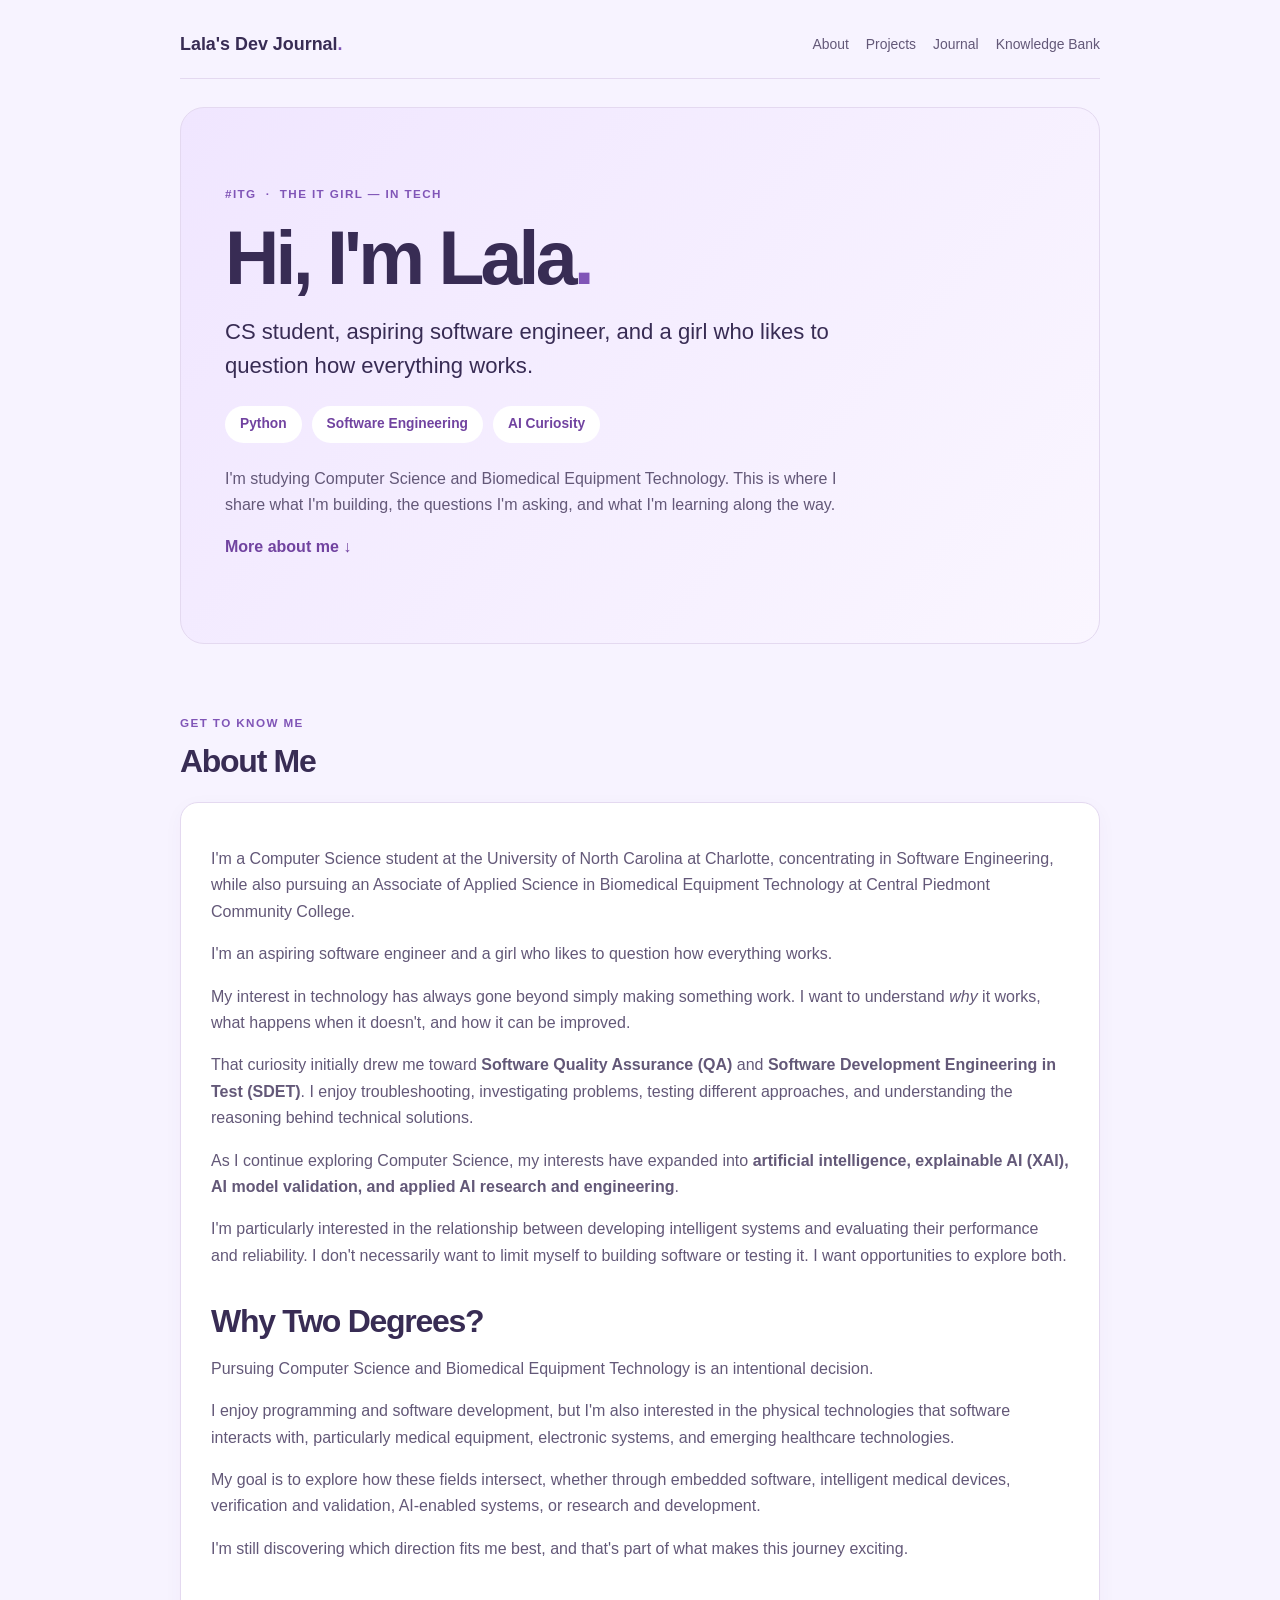
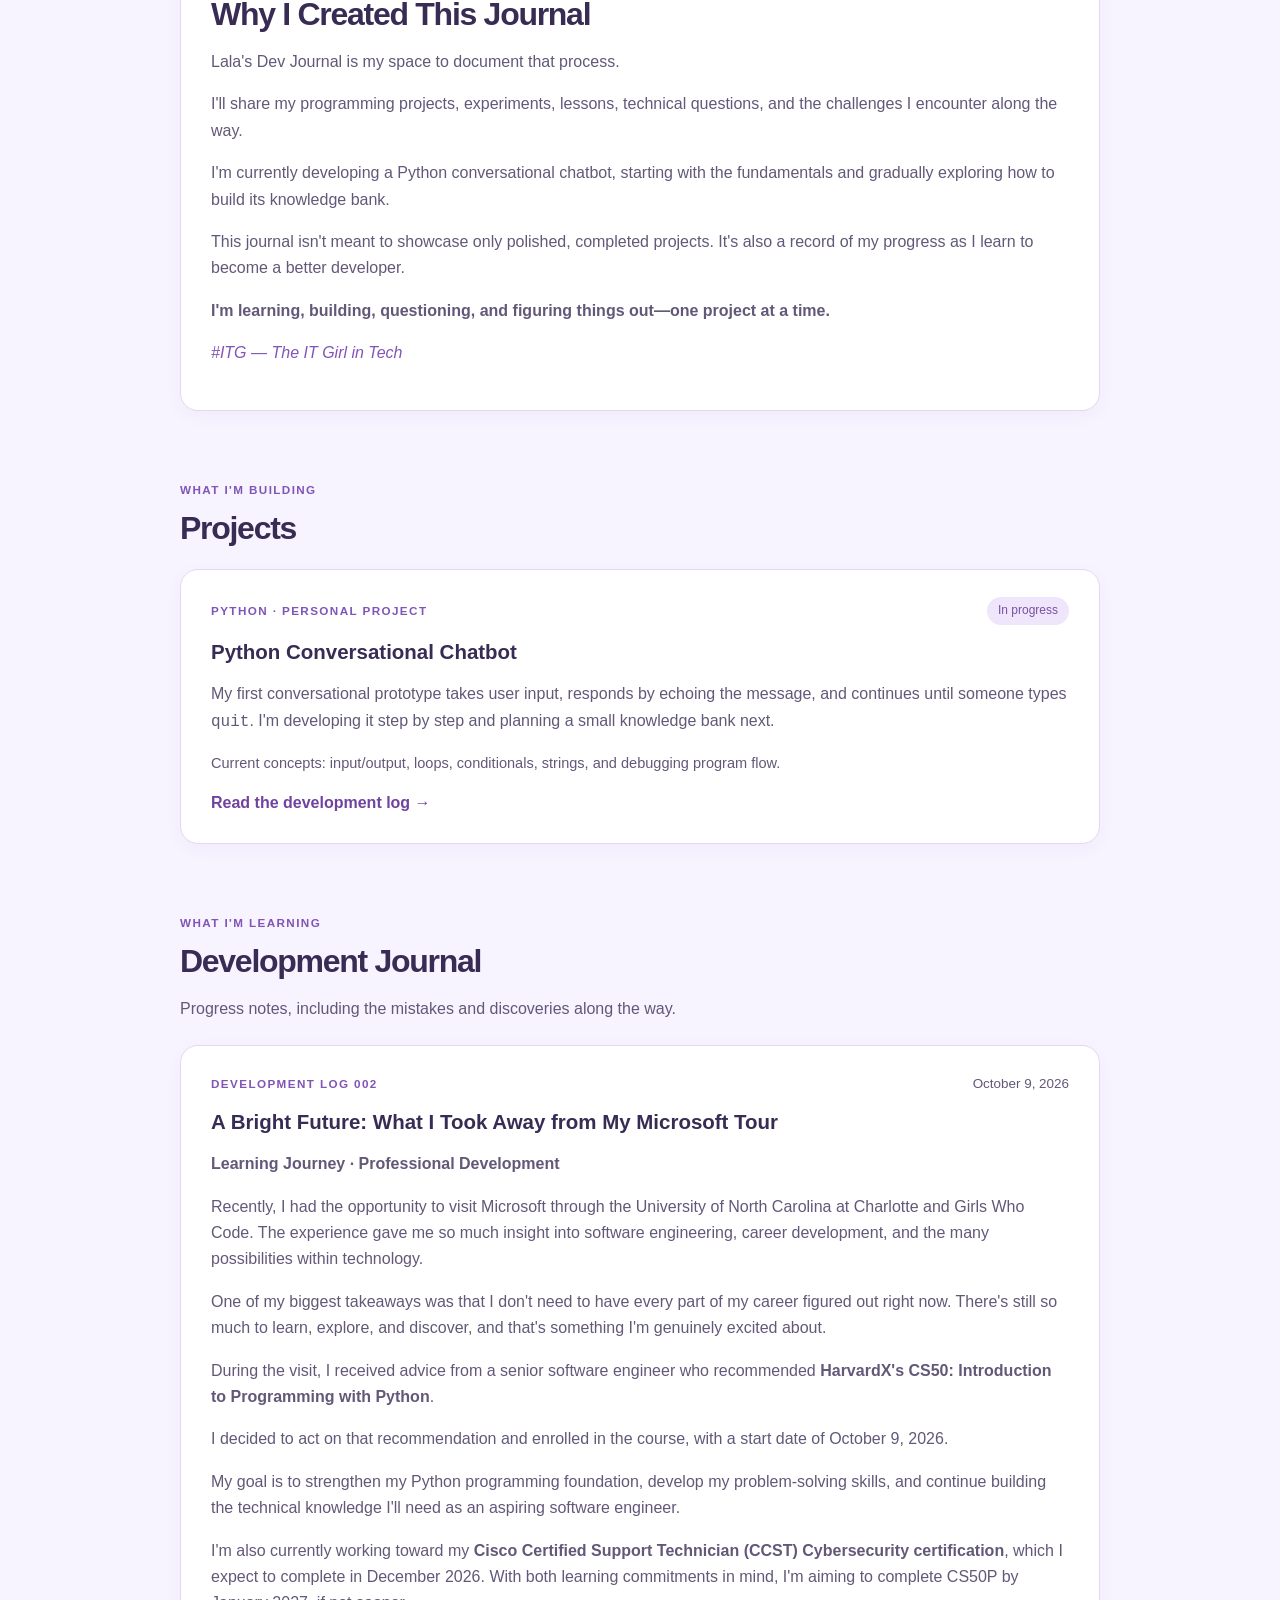
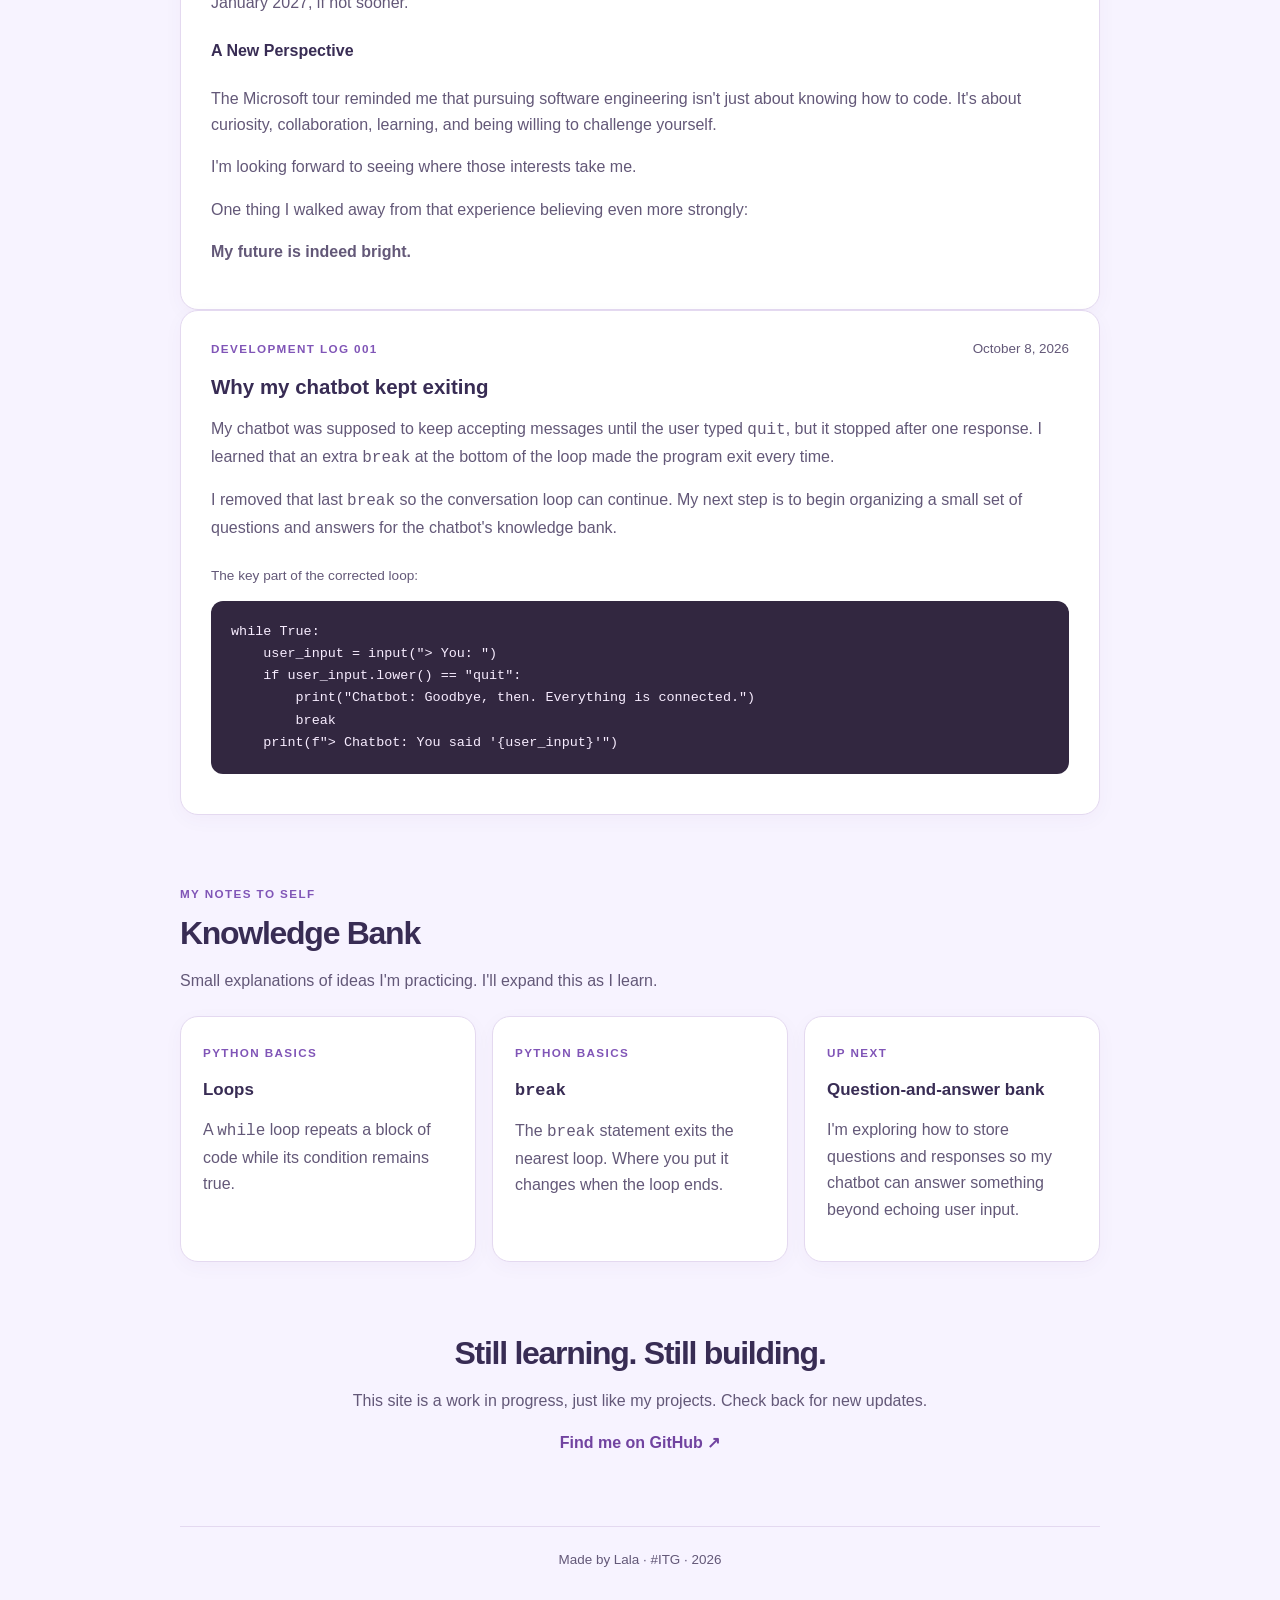
<file: index.html>
<!doctype html>
<html lang="en">
<head>
  <meta charset="utf-8">
  <meta name="viewport" content="width=device-width, initial-scale=1">
  <meta name="description" content="Lala's Dev Journal — learning Python, software engineering, and exploring AI, one project at a time.">
  <title>Lala's Dev Journal | #ITG</title>
  <link rel="stylesheet" href="style.css">
</head>
<body>
  <div class="page">
    <header class="nav">
      <a class="logo" href="#home" aria-label="Lala's Dev Journal home">Lala's Dev Journal<span class="dot">.</span></a>
      <nav aria-label="Main navigation"><a href="#about-me">About</a><a href="#projects">Projects</a><a href="#journal">Journal</a><a href="#knowledge">Knowledge Bank</a></nav>
    </header>
    <main id="home">
      <section class="hero" id="about">
        <div class="eyebrow">#ITG &nbsp;·&nbsp; THE IT GIRL — IN TECH</div>
        <h1>Hi, I'm Lala<span class="dot">.</span></h1>
        <p class="intro">CS student, aspiring software engineer, and a girl who likes to question how everything works.</p>
        <div class="tags"><span>Python</span><span>Software Engineering</span><span>AI Curiosity</span></div>
        <p class="subcopy">I'm studying Computer Science and Biomedical Equipment Technology. This is where I share what I'm building, the questions I'm asking, and what I'm learning along the way.</p>
        <p><a class="text-link" href="#about-me">More about me ↓</a></p>
      </section>


      <section id="about-me" class="section">
        <div class="section-heading"><span class="eyebrow">GET TO KNOW ME</span><h2>About Me</h2></div>
        <div class="panel">
          
          <p>I'm a Computer Science student at the University of North Carolina at Charlotte, concentrating in Software Engineering, while also pursuing an Associate of Applied Science in Biomedical Equipment Technology at Central Piedmont Community College.</p>
          <p>I'm an aspiring software engineer and a girl who likes to question how everything works.</p>
          <p>My interest in technology has always gone beyond simply making something work. I want to understand <em>why</em> it works, what happens when it doesn't, and how it can be improved.</p>
          <p>That curiosity initially drew me toward <strong>Software Quality Assurance (QA)</strong> and <strong>Software Development Engineering in Test (SDET)</strong>. I enjoy troubleshooting, investigating problems, testing different approaches, and understanding the reasoning behind technical solutions.</p>
          <p>As I continue exploring Computer Science, my interests have expanded into <strong>artificial intelligence, explainable AI (XAI), AI model validation, and applied AI research and engineering</strong>.</p>
          <p>I'm particularly interested in the relationship between developing intelligent systems and evaluating their performance and reliability. I don't necessarily want to limit myself to building software or testing it. I want opportunities to explore both.</p>
          <h2 style="margin-top:34px">Why Two Degrees?</h2>
          <p>Pursuing Computer Science and Biomedical Equipment Technology is an intentional decision.</p>
          <p>I enjoy programming and software development, but I'm also interested in the physical technologies that software interacts with, particularly medical equipment, electronic systems, and emerging healthcare technologies.</p>
          <p>My goal is to explore how these fields intersect, whether through embedded software, intelligent medical devices, verification and validation, AI-enabled systems, or research and development.</p>
          <p>I'm still discovering which direction fits me best, and that's part of what makes this journey exciting.</p>
          <h2 style="margin-top:34px">Why I Created This Journal</h2>
          <p>Lala's Dev Journal is my space to document that process.</p>
          <p>I'll share my programming projects, experiments, lessons, technical questions, and the challenges I encounter along the way.</p>
          <p>I'm currently developing a Python conversational chatbot, starting with the fundamentals and gradually exploring how to build its knowledge bank.</p>
          <p>This journal isn't meant to showcase only polished, completed projects. It's also a record of my progress as I learn to become a better developer.</p>
          <p><strong>I'm learning, building, questioning, and figuring things out—one project at a time.</strong></p>
          <p style="color:var(--accent)"><em>#ITG — The IT Girl in Tech</em></p>
          
        </div>
      </section>
      <section id="projects" class="section">
        <div class="section-heading"><span class="eyebrow">WHAT I'M BUILDING</span><h2>Projects</h2></div>
        <article class="panel project"><div class="topline"><span class="category">PYTHON · PERSONAL PROJECT</span><span class="status">In progress</span></div>
          <h3>Python Conversational Chatbot</h3>
          <p>My first conversational prototype takes user input, responds by echoing the message, and continues until someone types <code>quit</code>. I'm developing it step by step and planning a small knowledge bank next.</p>
          <p class="small">Current concepts: input/output, loops, conditionals, strings, and debugging program flow.</p>
          <a class="text-link" href="#journal">Read the development log →</a>
        </article>
      </section>

      <section id="journal" class="section">
        <div class="section-heading"><span class="eyebrow">WHAT I'M LEARNING</span><h2>Development Journal</h2><p>Progress notes, including the mistakes and discoveries along the way.</p></div>
        <!-- JOURNAL ENTRIES: Copy an <article> block below and change the date/title/text for your next update. Put new entries first. -->
        <article class="panel entry" id="journal-log-002">
          <div class="topline"><span class="category">DEVELOPMENT LOG 002</span><time datetime="2026-10-09">October 9, 2026</time></div>
          <h3>A Bright Future: What I Took Away from My Microsoft Tour</h3>
          <p><strong>Learning Journey · Professional Development</strong></p>
          <p>Recently, I had the opportunity to visit Microsoft through the University of North Carolina at Charlotte and Girls Who Code. The experience gave me so much insight into software engineering, career development, and the many possibilities within technology.</p>
          <p>One of my biggest takeaways was that I don't need to have every part of my career figured out right now. There's still so much to learn, explore, and discover, and that's something I'm genuinely excited about.</p>
          <p>During the visit, I received advice from a senior software engineer who recommended <strong>HarvardX's CS50: Introduction to Programming with Python</strong>.</p>
          <p>I decided to act on that recommendation and enrolled in the course, with a start date of October 9, 2026.</p>
          <p>My goal is to strengthen my Python programming foundation, develop my problem-solving skills, and continue building the technical knowledge I'll need as an aspiring software engineer.</p>
          <p>I'm also currently working toward my <strong>Cisco Certified Support Technician (CCST) Cybersecurity certification</strong>, which I expect to complete in December 2026. With both learning commitments in mind, I'm aiming to complete CS50P by January 2027, if not sooner.</p>
          <h4>A New Perspective</h4>
          <p>The Microsoft tour reminded me that pursuing software engineering isn't just about knowing how to code. It's about curiosity, collaboration, learning, and being willing to challenge yourself.</p>
          <p>I'm looking forward to seeing where those interests take me.</p>
          <p>One thing I walked away from that experience believing even more strongly:</p>
          <p><strong>My future is indeed bright.</strong></p>
        </article>
        <article class="panel entry">
          <div class="topline"><span class="category">DEVELOPMENT LOG 001</span><time datetime="2026-10-08">October 8, 2026</time></div>
          <h3>Why my chatbot kept exiting</h3>
          <p>My chatbot was supposed to keep accepting messages until the user typed <code>quit</code>, but it stopped after one response. I learned that an extra <code>break</code> at the bottom of the loop made the program exit every time.</p>
          <p>I removed that last <code>break</code> so the conversation loop can continue. My next step is to begin organizing a small set of questions and answers for the chatbot's knowledge bank.</p>
          <div class="code-caption">The key part of the corrected loop:</div>
          <pre><code>while True:
    user_input = input("&gt; You: ")
    if user_input.lower() == "quit":
        print("Chatbot: Goodbye, then. Everything is connected.")
        break
    print(f"&gt; Chatbot: You said '{user_input}'")</code></pre>
        </article>
      </section>

      <section id="knowledge" class="section">
        <div class="section-heading"><span class="eyebrow">MY NOTES TO SELF</span><h2>Knowledge Bank</h2><p>Small explanations of ideas I'm practicing. I'll expand this as I learn.</p></div>
        <div class="knowledge-grid">
          <article class="panel note"><span class="category">PYTHON BASICS</span><h3>Loops</h3><p>A <code>while</code> loop repeats a block of code while its condition remains true.</p></article>
          <article class="panel note"><span class="category">PYTHON BASICS</span><h3><code>break</code></h3><p>The <code>break</code> statement exits the nearest loop. Where you put it changes when the loop ends.</p></article>
          <article class="panel note"><span class="category">UP NEXT</span><h3>Question-and-answer bank</h3><p>I'm exploring how to store questions and responses so my chatbot can answer something beyond echoing user input.</p></article>
        </div>
      </section>
      <section class="section endnote"><h2>Still learning. Still building.</h2><p>This site is a work in progress, just like my projects. Check back for new updates.</p><a href="https://github.com/LalabCS" target="_blank" rel="noopener noreferrer">Find me on GitHub ↗</a></section>
    </main>
    <footer>Made by Lala · #ITG · <span id="year">2026</span></footer>
  </div>
</body>
</html>
</file>
<file: style.css>
:root{color-scheme:light;--bg:#f7f3ff;--ink:#382c54;--muted:#635878;--accent:#8055b7;--light:#ece1fa;--line:#e4d9f0;--white:#fff}*{box-sizing:border-box}html{scroll-behavior:smooth}body{margin:0;background:var(--bg);font:16px/1.65 -apple-system,BlinkMacSystemFont,"Segoe UI",Arial,sans-serif;color:var(--ink)}.page{width:min(100% - 36px,920px);margin:auto}.nav{display:flex;justify-content:space-between;align-items:center;gap:20px;padding:30px 0 18px;border-bottom:1px solid var(--line)}.logo{text-decoration:none;color:var(--ink);font-weight:800;font-size:1.12rem}.dot{color:var(--accent)}nav{display:flex;gap:17px;flex-wrap:wrap}nav a{color:var(--muted);font-size:.87rem;text-decoration:none}nav a:hover,.text-link:hover{color:var(--accent);text-decoration:underline}.hero{padding:76px 44px 66px;background:linear-gradient(130deg,#f0e6ff 0%,#faf6ff 100%);border:1px solid var(--line);border-radius:24px;margin-top:28px}.eyebrow,.category{font-size:.73rem;font-weight:750;letter-spacing:.12em;color:var(--accent)}h1{font-size:clamp(2.7rem,6vw,4.7rem);letter-spacing:-.05em;line-height:1.06;margin:16px 0}h2{font-size:2rem;letter-spacing:-.04em;line-height:1.15;margin:8px 0 10px}h3{font-size:1.28rem;line-height:1.3;margin:14px 0 10px}.intro{font-size:clamp(1.1rem,2.1vw,1.38rem);line-height:1.55;max-width:650px;margin:0 0 20px}.tags{display:flex;flex-wrap:wrap;gap:10px;margin:23px 0}.tags span{background:var(--white);padding:7px 15px;border-radius:99px;color:#7143a0;font-weight:600;font-size:.86rem}.subcopy{max-width:640px;color:var(--muted);margin:22px 0 0}.section{padding-top:65px}.section-heading{margin-bottom:22px}.section-heading p,.panel p,.endnote p{color:var(--muted)}.panel{border-radius:18px;border:1px solid var(--line);background:var(--white);padding:27px 30px;box-shadow:0 5px 20px rgba(74,42,112,.035)}.topline{display:flex;align-items:center;justify-content:space-between;gap:12px;flex-wrap:wrap}.status{color:#7851a4;background:#f0e6fc;border-radius:99px;font-size:.75rem;padding:4px 11px}.small{font-size:.91rem}.text-link,.endnote a{color:#7143a0;font-weight:650;text-decoration:none}.entry time{color:var(--muted);font-size:.84rem}.code-caption{color:var(--muted);font-size:.85rem;margin:24px 0 8px}pre{white-space:pre-wrap;overflow-wrap:anywhere;background:#322740;color:#f8edff;border-radius:12px;padding:20px;line-height:1.65;font-size:.84rem;overflow-x:auto}code{font-family:ui-monospace,SFMono-Regular,Consolas,monospace}.knowledge-grid{display:grid;grid-template-columns:repeat(3,1fr);gap:16px}.note{padding:22px}.note h3{font-size:1.06rem}.endnote{padding-bottom:70px;text-align:center}footer{padding:22px 0 40px;text-align:center;border-top:1px solid var(--line);color:var(--muted);font-size:.84rem}@media(max-width:700px){.nav{align-items:flex-start;flex-direction:column;gap:12px}.hero{padding:48px 25px}.knowledge-grid{grid-template-columns:1fr}.section{padding-top:50px}.panel{padding:22px}}
</file>
